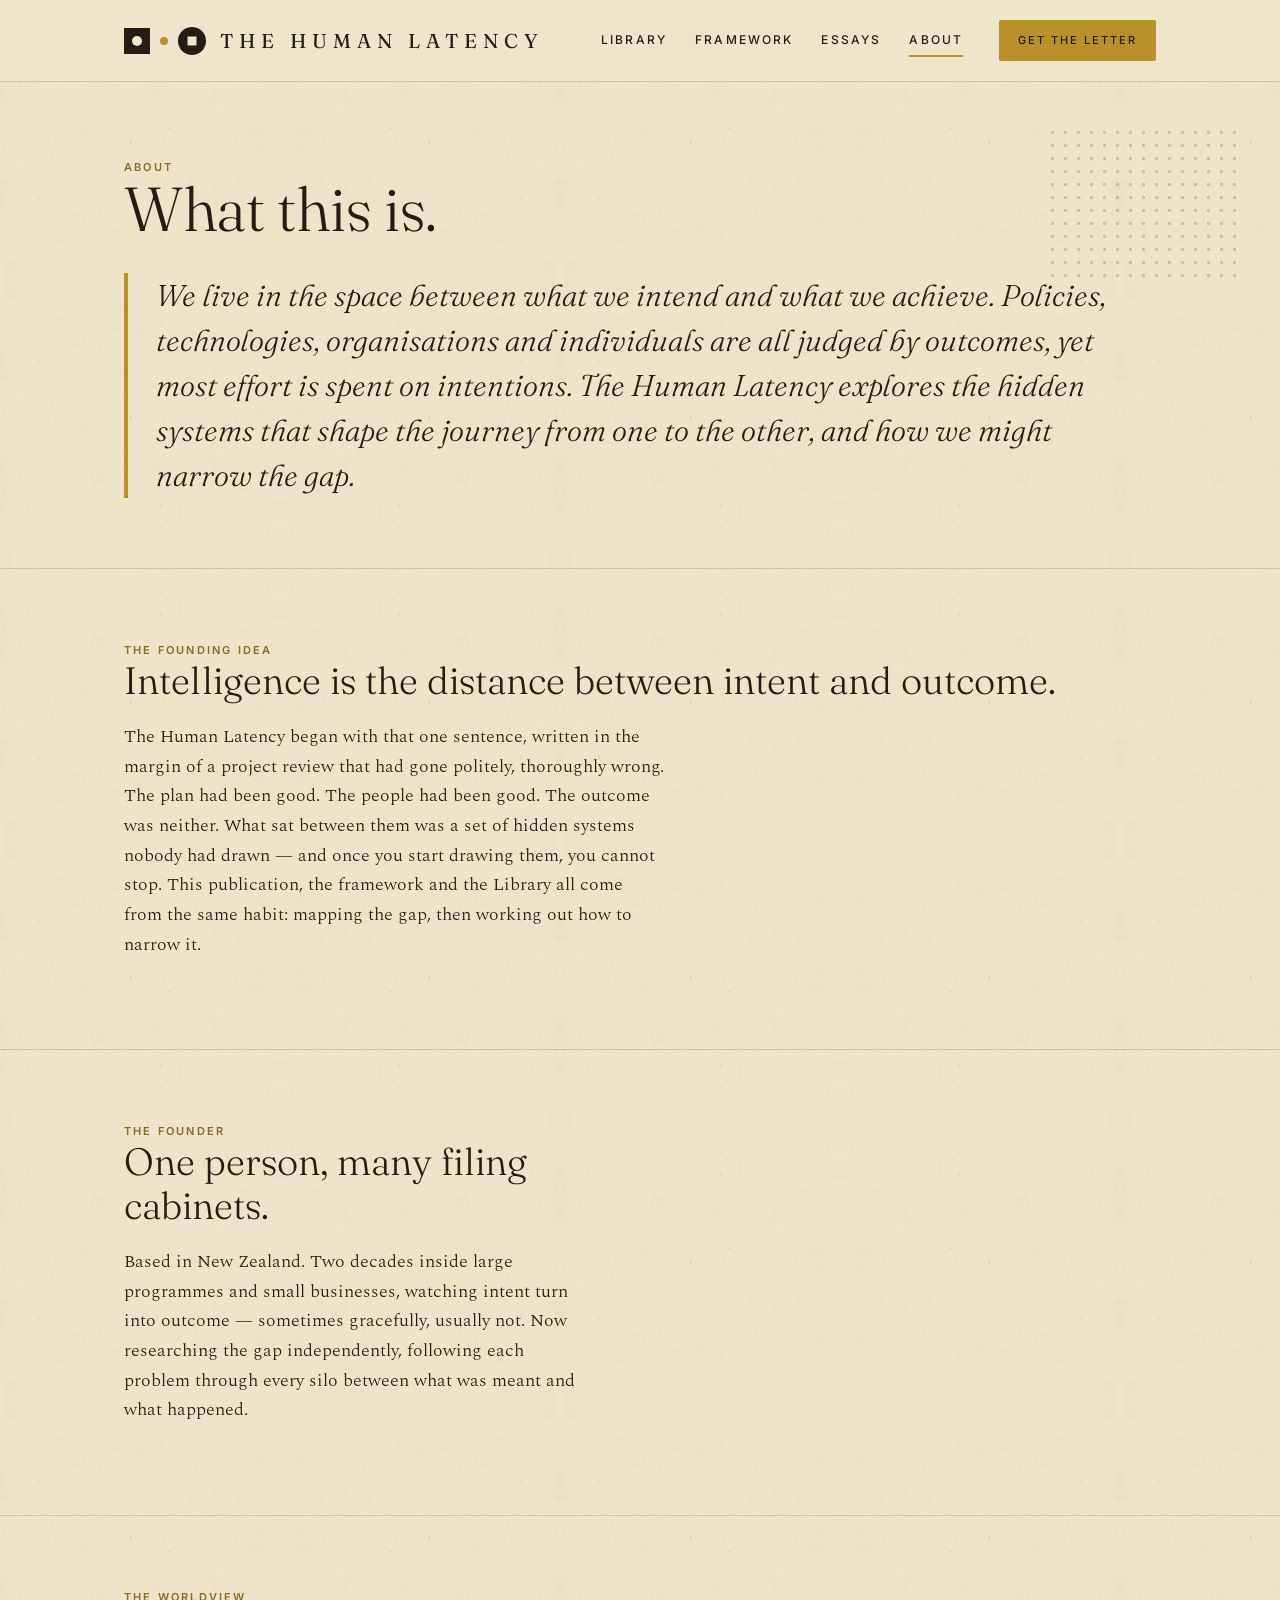
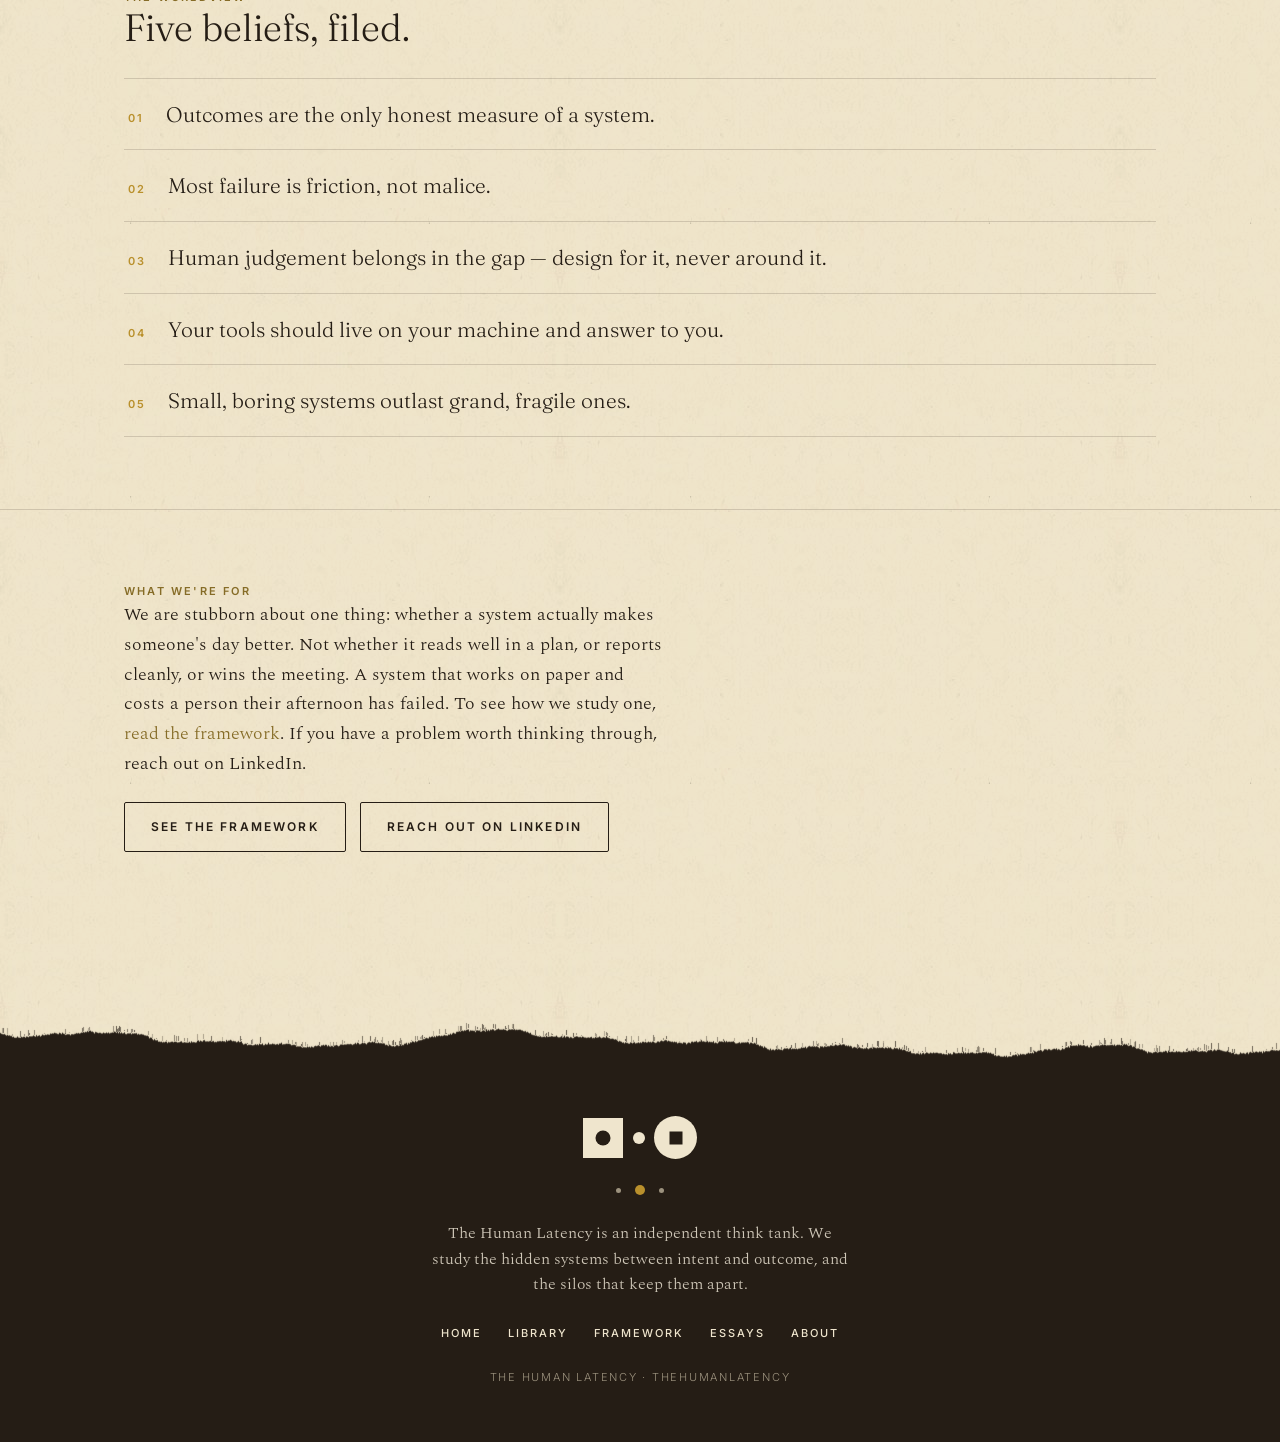
<file: about.html>
<!DOCTYPE html>
<html lang="en">
<head>
<meta charset="utf-8">
<meta name="robots" content="noindex, nofollow">
<meta name="viewport" content="width=device-width, initial-scale=1">
<title>About — The Human Latency</title>
<meta name="description" content="The Human Latency explores the hidden systems that shape the journey from intent to outcome, and how we might narrow the gap.">
<link rel="preconnect" href="https://fonts.googleapis.com">
<link rel="preconnect" href="https://fonts.gstatic.com" crossorigin>
<link href="https://fonts.googleapis.com/css2?family=Fraunces:ital,wght@0,300;0,400;1,300&family=Inter:wght@500;600&family=Spectral:wght@300&display=swap" rel="stylesheet">
<link rel="stylesheet" href="styles.css">
</head>
<body>

<header class="site-head">
  <div class="wrap">
    <a class="brand" href="index.html" aria-label="The Human Latency — home">
      <span class="mark m-sm" aria-hidden="true"><span class="sq"></span><span class="dots"><b></b></span><span class="ci"></span></span>
      <span class="wordmark">The Human Latency</span>
    </a>
    <button class="nav-toggle" aria-label="Menu" aria-expanded="false"><span></span><span></span><span></span></button>
    <nav class="site-nav" aria-label="Primary">
      <a href="vault.html">Library</a>
      <a href="work.html">Framework</a>
      <a href="essays.html">Essays</a>
      <a href="about.html" class="current" aria-current="page">About</a>
      <a class="btn small" href="index.html#letter">Get the letter</a>
    </nav>
  </div>
</header>

<main>

  <!-- Canonical paragraph -->
  <section class="page-hero">
    <div class="wrap">
      <div class="label accent">About</div>
      <h1>What this is.</h1>
      <blockquote class="pullquote">We live in the space between what we intend and what we achieve. Policies, technologies, organisations and individuals are all judged by outcomes, yet most effort is spent on intentions. The Human Latency explores the hidden systems that shape the journey from one to the other, and how we might narrow the gap.</blockquote>
    </div>
  </section>

  <!-- Founding story -->
  <section>
    <div class="wrap">
      <div class="label accent">The founding idea</div>
      <h2>Intelligence is the distance between intent and outcome.</h2>
      <p style="max-width:60ch">The Human Latency began with that one sentence, written in the margin of a project review that had gone politely, thoroughly wrong. The plan had been good. The people had been good. The outcome was neither. What sat between them was a set of hidden systems nobody had drawn — and once you start drawing them, you cannot stop. This publication, the framework and the Library all come from the same habit: mapping the gap, then working out how to narrow it.</p>
    </div>
  </section>

  <!-- Founder -->
  <section style="border-top:1px solid var(--hairline)">
    <div class="wrap">
      <div class="founder">
        <!-- Portrait slot, deliberately empty until there is a real photograph to
             put here: newsprint cutout treatment, never AI-generated. A generated
             stand-in figure would be a lie about a real person. -->
        <div>
          <div class="label accent">The founder</div>
          <h2>One person, many filing cabinets.</h2>
          <p style="max-width:52ch">Based in New Zealand. Two decades inside large programmes and small businesses, watching intent turn into outcome — sometimes gracefully, usually not. Now researching the gap independently, following each problem through every silo between what was meant and what happened.</p>
        </div>
      </div>
    </div>
  </section>

  <!-- Worldview -->
  <section style="border-top:1px solid var(--hairline)">
    <div class="wrap">
      <div class="label accent">The worldview</div>
      <h2>Five beliefs, filed.</h2>
      <ol class="beliefs">
        <li>Outcomes are the only honest measure of a system.</li>
        <li>Most failure is friction, not malice.</li>
        <li>Human judgement belongs in the gap — design for it, never around it.</li>
        <li>Your tools should live on your machine and answer to you.</li>
        <li>Small, boring systems outlast grand, fragile ones.</li>
      </ol>
    </div>
  </section>

  <!-- Proof -->
  <section style="border-top:1px solid var(--hairline)">
    <div class="wrap">
      <div class="label accent">What we're for</div>
      <p style="max-width:60ch;margin-bottom:24px">We are stubborn about one thing: whether a system actually makes someone's day better. Not whether it reads well in a plan, or reports cleanly, or wins the meeting. A system that works on paper and costs a person their afternoon has failed. To see how we study one, <a href="work.html">read the framework</a>. If you have a problem worth thinking through, reach out on LinkedIn.</p>
      <div class="cta-row">
        <a class="btn ghost" href="work.html">See the framework</a>
        <a class="btn ghost" href="https://www.linkedin.com/in/ayepaing/" rel="noopener">Reach out on LinkedIn</a>
      </div>
    </div>
  </section>

</main>

<footer class="site-foot">
  <div class="wrap">
    <div class="mark m-md" aria-hidden="true"><span class="sq"></span><span class="dots"><b></b></span><span class="ci"></span></div>
    <div class="ellipsis" aria-hidden="true"><span></span><b></b><span></span></div>
    <p class="bio">The Human Latency is an independent think tank. We study the hidden systems between intent and outcome, and the silos that keep them apart.</p>
    <nav class="foot-nav" aria-label="Footer">
      <a href="index.html">Home</a>
      <a href="vault.html">Library</a>
      <a href="work.html">Framework</a>
      <a href="essays.html">Essays</a>
      <a href="about.html">About</a>
    </nav>
    <div class="foot-sig">The Human Latency · thehumanlatency</div>
  </div>
</footer>

<div class="sticky-cta"><a class="btn" href="work.html">See the framework</a></div>

<script>
(function(){
  var t=document.querySelector('.nav-toggle'),n=document.querySelector('.site-nav');
  if(t&&n){t.addEventListener('click',function(){var o=n.classList.toggle('open');t.setAttribute('aria-expanded',o);});}
})();
</script>
</body>
</html>
</file>
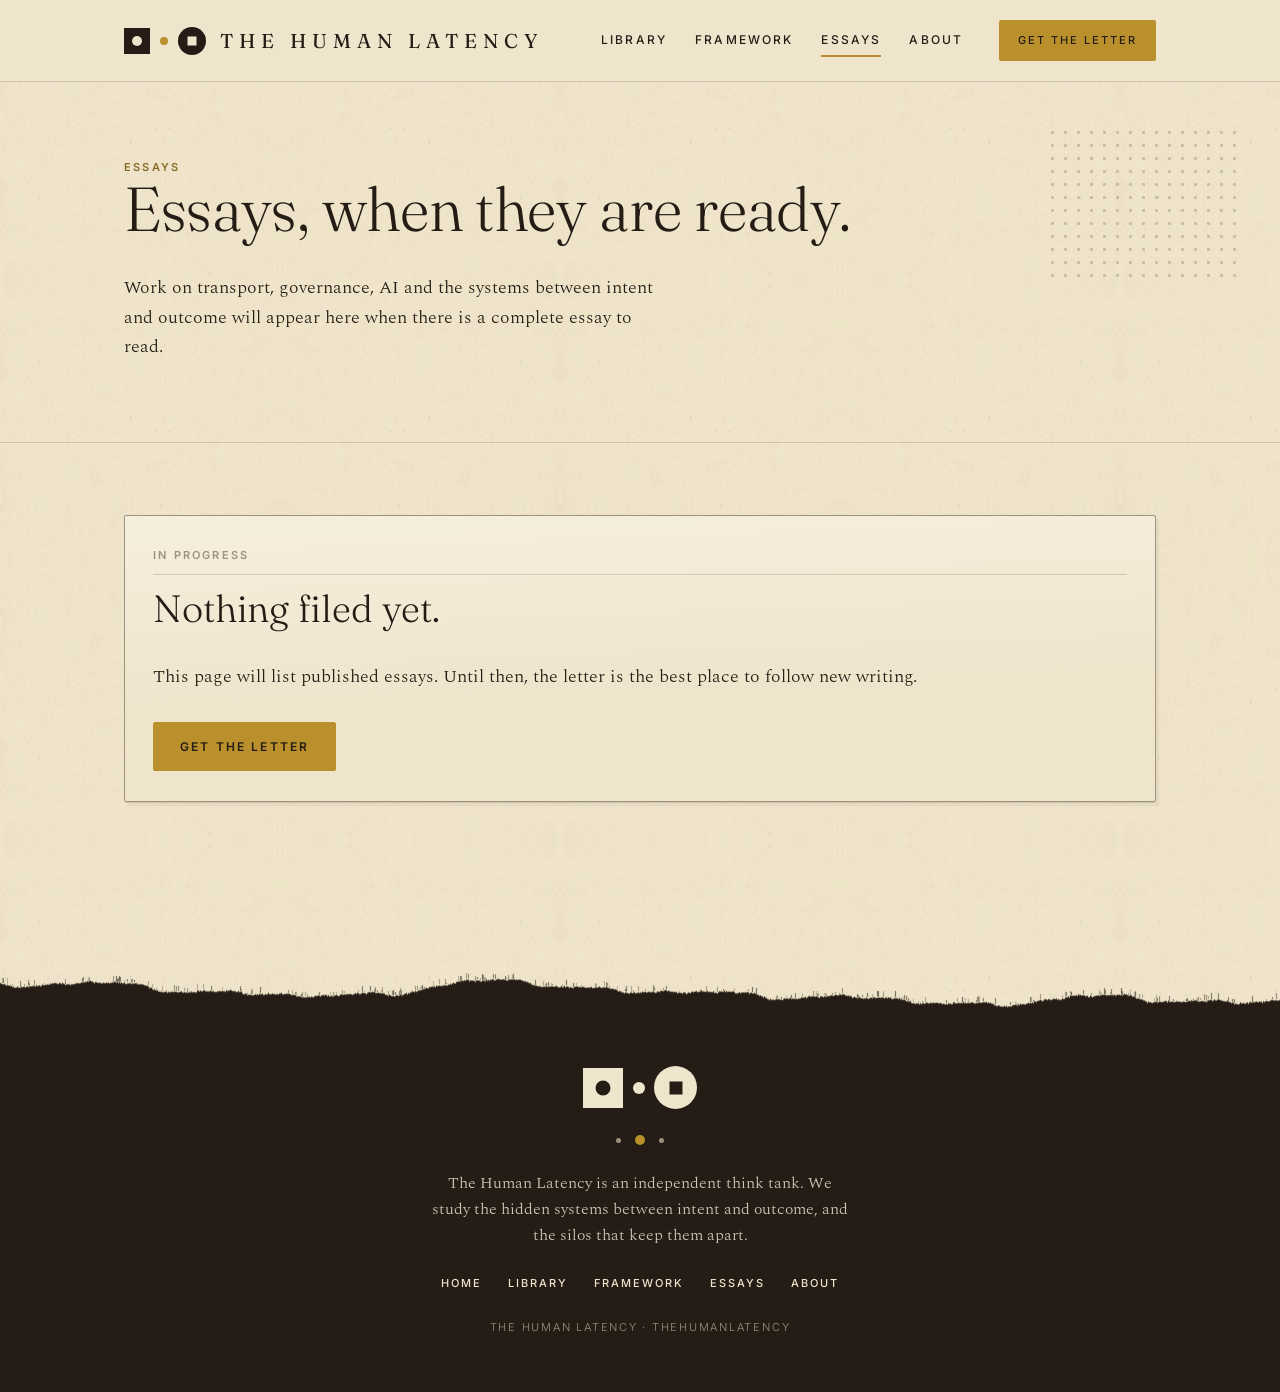
<file: essays.html>
<!DOCTYPE html>
<html lang="en">
<head>
<meta charset="utf-8">
<meta name="robots" content="noindex, nofollow">
<meta name="viewport" content="width=device-width, initial-scale=1">
<title>Essays — The Human Latency</title>
<meta name="description" content="Essays on the systems between intent and outcome will appear here when they are ready to read.">
<link rel="preconnect" href="https://fonts.googleapis.com">
<link rel="preconnect" href="https://fonts.gstatic.com" crossorigin>
<link href="https://fonts.googleapis.com/css2?family=Fraunces:ital,wght@0,300;0,400;1,300&family=Inter:wght@500;600&family=Spectral:wght@300&display=swap" rel="stylesheet">
<link rel="stylesheet" href="styles.css">
</head>
<body>

<header class="site-head">
  <div class="wrap">
    <a class="brand" href="index.html" aria-label="The Human Latency — home">
      <span class="mark m-sm" aria-hidden="true"><span class="sq"></span><span class="dots"><b></b></span><span class="ci"></span></span>
      <span class="wordmark">The Human Latency</span>
    </a>
    <button class="nav-toggle" aria-label="Menu" aria-expanded="false"><span></span><span></span><span></span></button>
    <nav class="site-nav" aria-label="Primary">
      <a href="vault.html">Library</a>
      <a href="work.html">Framework</a>
      <a href="essays.html" class="current" aria-current="page">Essays</a>
      <a href="about.html">About</a>
      <a class="btn small" href="index.html#letter">Get the letter</a>
    </nav>
  </div>
</header>

<main>

  <section class="page-hero">
    <div class="wrap">
      <div class="label accent">Essays</div>
      <h1>Essays, when they are ready.</h1>
      <p>Work on transport, governance, AI and the systems between intent and outcome will appear here when there is a complete essay to read.</p>
    </div>
  </section>

  <section>
    <div class="wrap">
      <div class="card">
        <div class="label">In progress</div>
        <h2>Nothing filed yet.</h2>
        <p>This page will list published essays. Until then, the letter is the best place to follow new writing.</p>
        <a class="btn" href="index.html#letter">Get the letter</a>
      </div>
    </div>
  </section>

</main>

<footer class="site-foot">
  <div class="wrap">
    <div class="mark m-md" aria-hidden="true"><span class="sq"></span><span class="dots"><b></b></span><span class="ci"></span></div>
    <div class="ellipsis" aria-hidden="true"><span></span><b></b><span></span></div>
    <p class="bio">The Human Latency is an independent think tank. We study the hidden systems between intent and outcome, and the silos that keep them apart.</p>
    <nav class="foot-nav" aria-label="Footer">
      <a href="index.html">Home</a>
      <a href="vault.html">Library</a>
      <a href="work.html">Framework</a>
      <a href="essays.html">Essays</a>
      <a href="about.html">About</a>
    </nav>
    <div class="foot-sig">The Human Latency · thehumanlatency</div>
  </div>
</footer>

<div class="sticky-cta"><a class="btn" href="work.html">See the framework</a></div>

<script>
(function(){
  var t=document.querySelector('.nav-toggle'),n=document.querySelector('.site-nav');
  if(t&&n){t.addEventListener('click',function(){var o=n.classList.toggle('open');t.setAttribute('aria-expanded',o);});}

})();
</script>
</body>
</html>
</file>
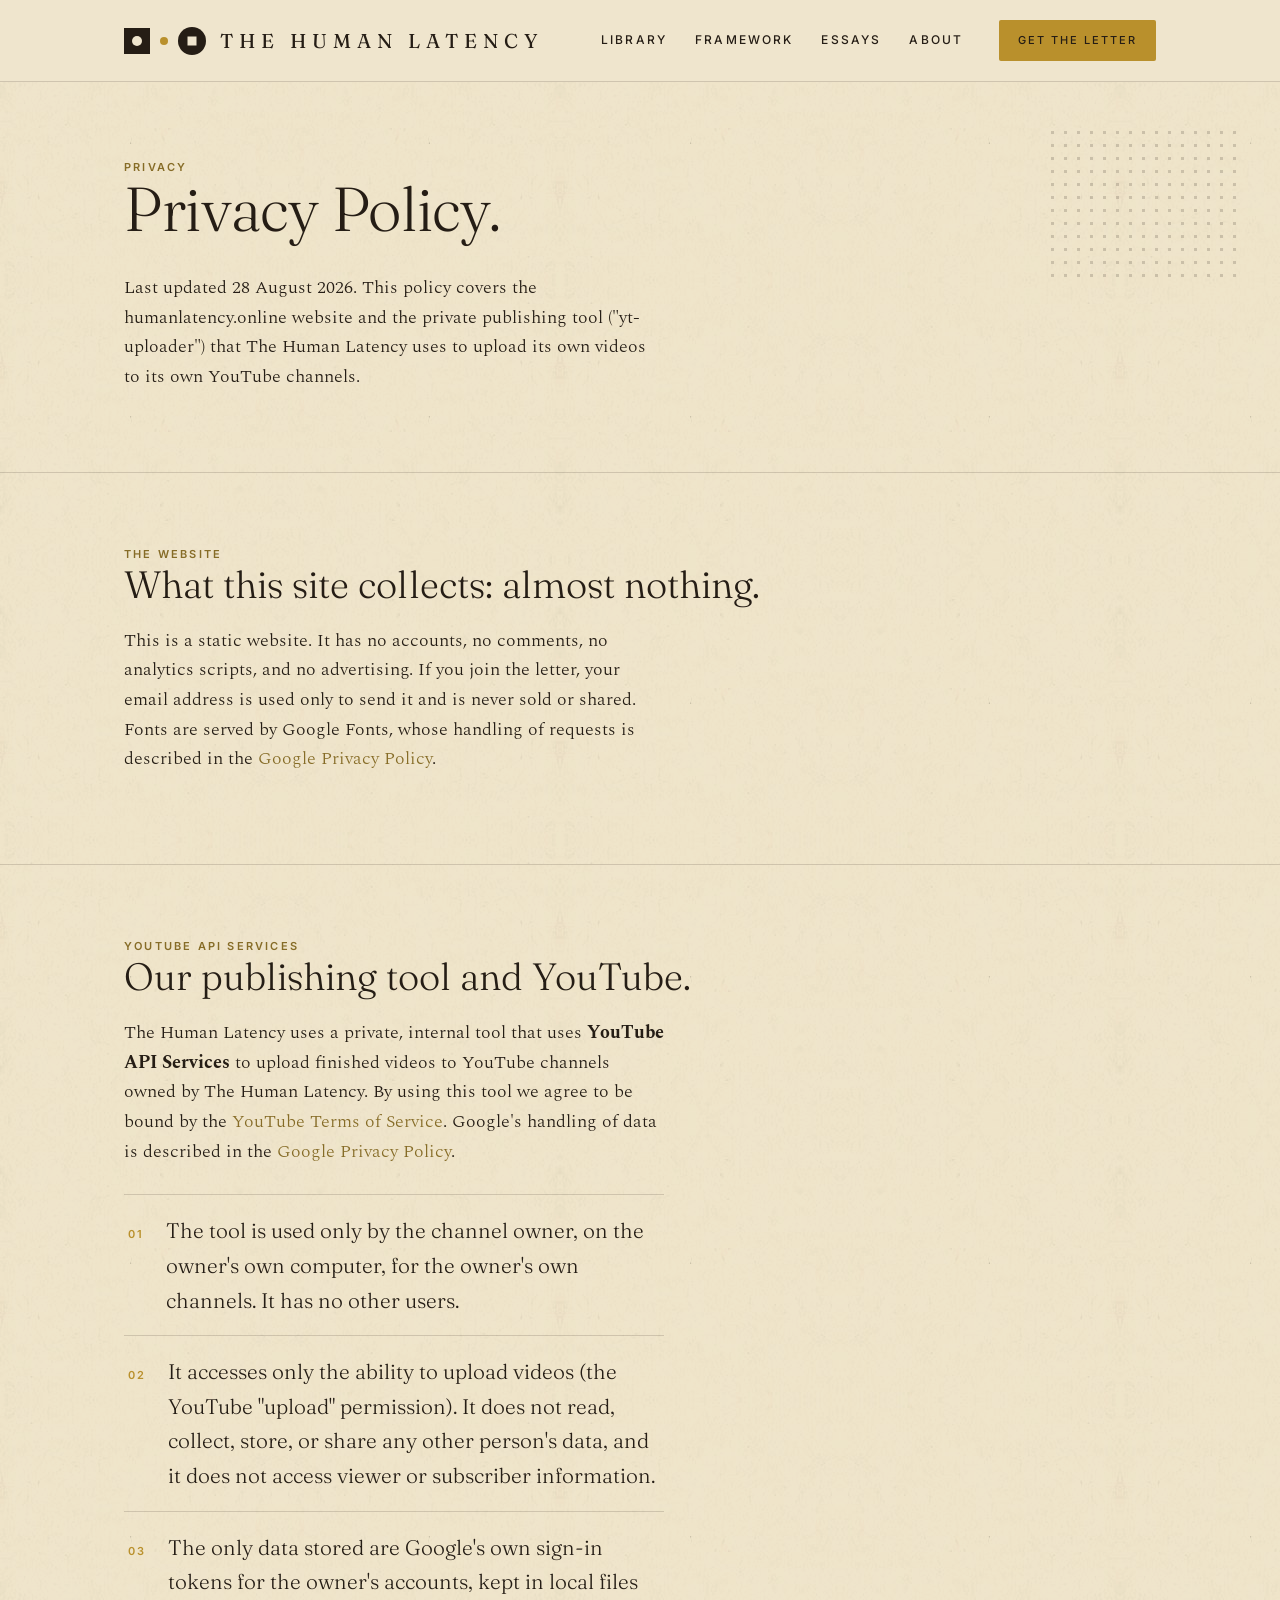
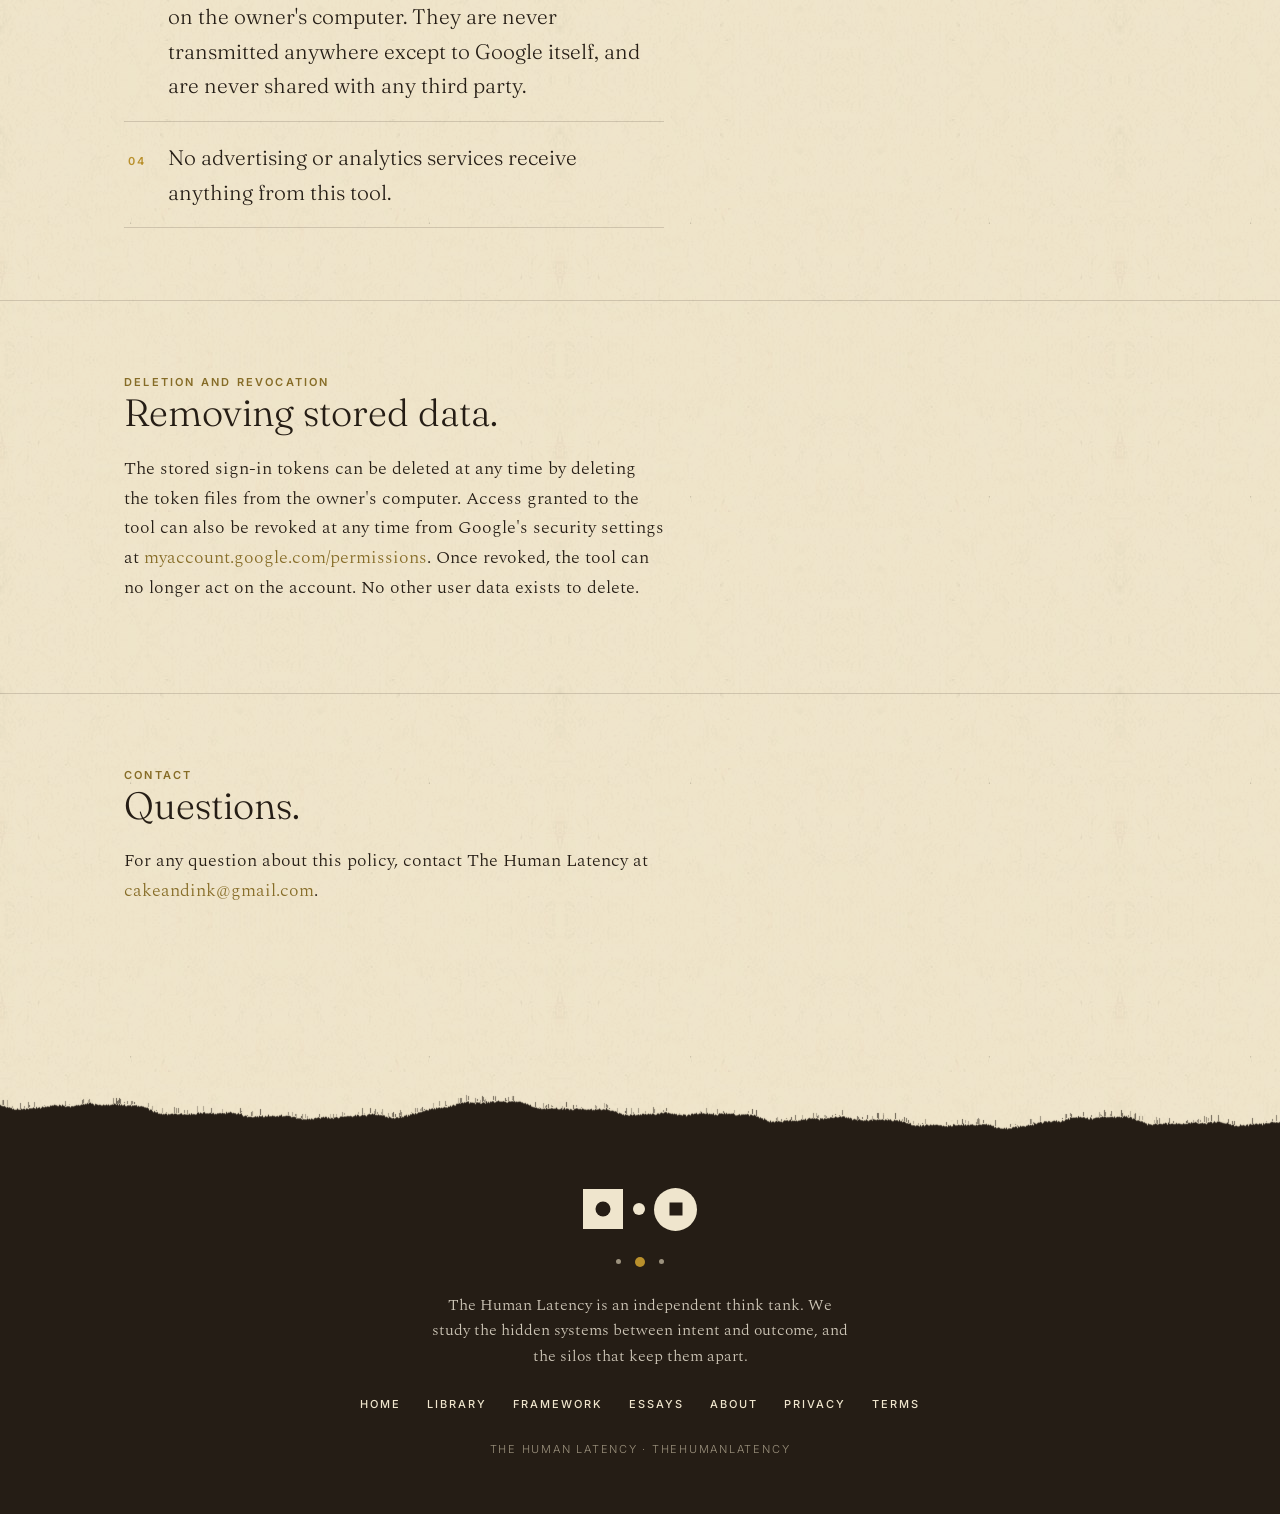
<file: privacy.html>
<!DOCTYPE html>
<html lang="en">
<head>
<meta charset="utf-8">
<meta name="robots" content="noindex, nofollow">
<meta name="viewport" content="width=device-width, initial-scale=1">
<title>Privacy Policy — The Human Latency</title>
<meta name="description" content="Privacy policy for The Human Latency website and its publishing tools.">
<link rel="preconnect" href="https://fonts.googleapis.com">
<link rel="preconnect" href="https://fonts.gstatic.com" crossorigin>
<link href="https://fonts.googleapis.com/css2?family=Fraunces:ital,wght@0,300;0,400;1,300&family=Inter:wght@500;600&family=Spectral:wght@300&display=swap" rel="stylesheet">
<link rel="stylesheet" href="styles.css">
</head>
<body>

<header class="site-head">
  <div class="wrap">
    <a class="brand" href="index.html" aria-label="The Human Latency — home">
      <span class="mark m-sm" aria-hidden="true"><span class="sq"></span><span class="dots"><b></b></span><span class="ci"></span></span>
      <span class="wordmark">The Human Latency</span>
    </a>
    <button class="nav-toggle" aria-label="Menu" aria-expanded="false"><span></span><span></span><span></span></button>
    <nav class="site-nav" aria-label="Primary">
      <a href="vault.html">Library</a>
      <a href="work.html">Framework</a>
      <a href="essays.html">Essays</a>
      <a href="about.html">About</a>
      <a class="btn small" href="index.html#letter">Get the letter</a>
    </nav>
  </div>
</header>

<main>

  <section class="page-hero">
    <div class="wrap">
      <div class="label accent">Privacy</div>
      <h1>Privacy Policy.</h1>
      <p style="max-width:60ch">Last updated 28 August 2026. This policy covers the humanlatency.online website and the private publishing tool ("yt-uploader") that The Human Latency uses to upload its own videos to its own YouTube channels.</p>
    </div>
  </section>

  <section>
    <div class="wrap">
      <div class="label accent">The website</div>
      <h2>What this site collects: almost nothing.</h2>
      <p style="max-width:60ch">This is a static website. It has no accounts, no comments, no analytics scripts, and no advertising. If you join the letter, your email address is used only to send it and is never sold or shared. Fonts are served by Google Fonts, whose handling of requests is described in the <a href="https://policies.google.com/privacy" rel="noopener">Google Privacy Policy</a>.</p>
    </div>
  </section>

  <section style="border-top:1px solid var(--hairline)">
    <div class="wrap">
      <div class="label accent">YouTube API Services</div>
      <h2>Our publishing tool and YouTube.</h2>
      <p style="max-width:60ch">The Human Latency uses a private, internal tool that uses <b>YouTube API Services</b> to upload finished videos to YouTube channels owned by The Human Latency. By using this tool we agree to be bound by the <a href="https://www.youtube.com/t/terms" rel="noopener">YouTube Terms of Service</a>. Google's handling of data is described in the <a href="https://policies.google.com/privacy" rel="noopener">Google Privacy Policy</a>.</p>
      <ul class="beliefs" style="max-width:60ch">
        <li>The tool is used only by the channel owner, on the owner's own computer, for the owner's own channels. It has no other users.</li>
        <li>It accesses only the ability to upload videos (the YouTube "upload" permission). It does not read, collect, store, or share any other person's data, and it does not access viewer or subscriber information.</li>
        <li>The only data stored are Google's own sign-in tokens for the owner's accounts, kept in local files on the owner's computer. They are never transmitted anywhere except to Google itself, and are never shared with any third party.</li>
        <li>No advertising or analytics services receive anything from this tool.</li>
      </ul>
    </div>
  </section>

  <section style="border-top:1px solid var(--hairline)">
    <div class="wrap">
      <div class="label accent">Deletion and revocation</div>
      <h2>Removing stored data.</h2>
      <p style="max-width:60ch">The stored sign-in tokens can be deleted at any time by deleting the token files from the owner's computer. Access granted to the tool can also be revoked at any time from Google's security settings at <a href="https://myaccount.google.com/permissions" rel="noopener">myaccount.google.com/permissions</a>. Once revoked, the tool can no longer act on the account. No other user data exists to delete.</p>
    </div>
  </section>

  <section style="border-top:1px solid var(--hairline)">
    <div class="wrap">
      <div class="label accent">Contact</div>
      <h2>Questions.</h2>
      <p style="max-width:60ch">For any question about this policy, contact The Human Latency at <a href="mailto:cakeandink@gmail.com">cakeandink@gmail.com</a>.</p>
    </div>
  </section>

</main>

<footer class="site-foot">
  <div class="wrap">
    <div class="mark m-md" aria-hidden="true"><span class="sq"></span><span class="dots"><b></b></span><span class="ci"></span></div>
    <div class="ellipsis" aria-hidden="true"><span></span><b></b><span></span></div>
    <p class="bio">The Human Latency is an independent think tank. We study the hidden systems between intent and outcome, and the silos that keep them apart.</p>
    <nav class="foot-nav" aria-label="Footer">
      <a href="index.html">Home</a>
      <a href="vault.html">Library</a>
      <a href="work.html">Framework</a>
      <a href="essays.html">Essays</a>
      <a href="about.html">About</a>
      <a href="privacy.html">Privacy</a>
      <a href="terms.html">Terms</a>
    </nav>
    <div class="foot-sig">The Human Latency · thehumanlatency</div>
  </div>
</footer>

<script>
(function(){
  var t=document.querySelector('.nav-toggle'),n=document.querySelector('.site-nav');
  if(t&&n){t.addEventListener('click',function(){var o=n.classList.toggle('open');t.setAttribute('aria-expanded',o);});}
})();
</script>
</body>
</html>
</file>
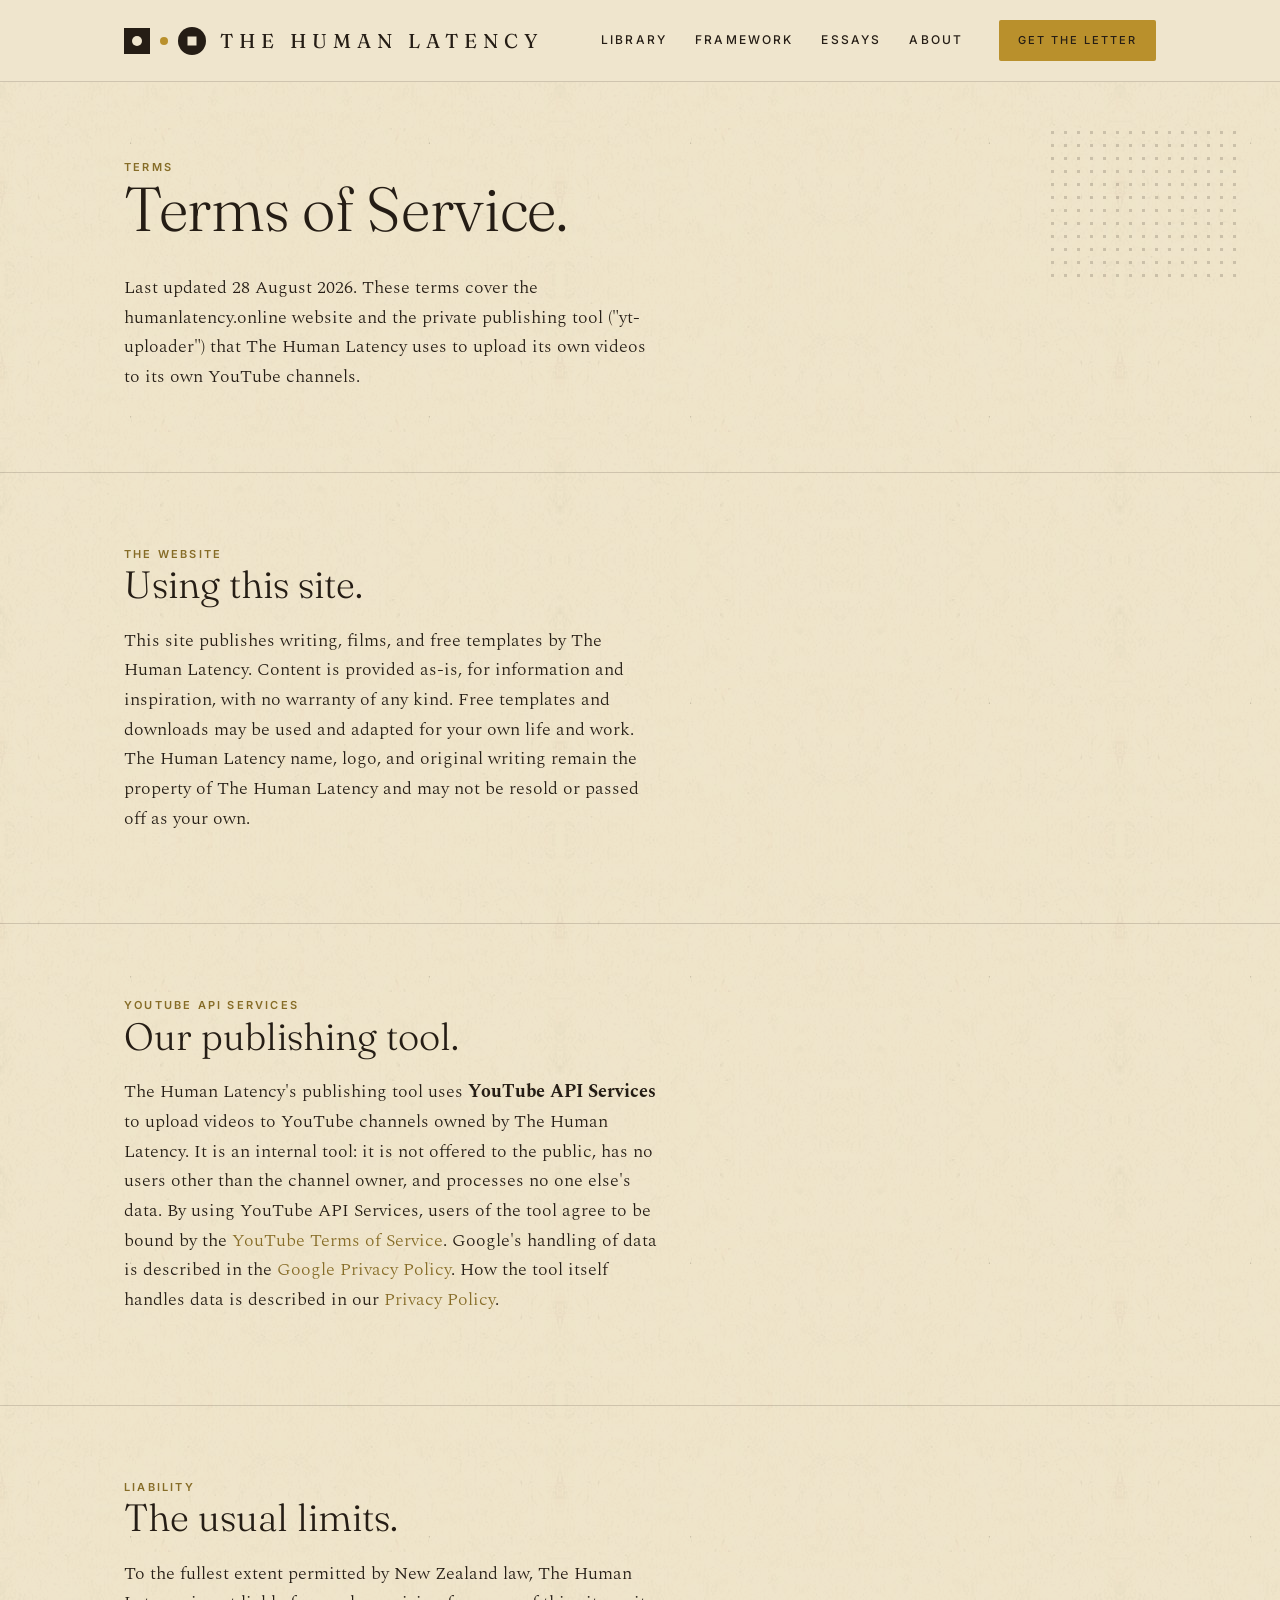
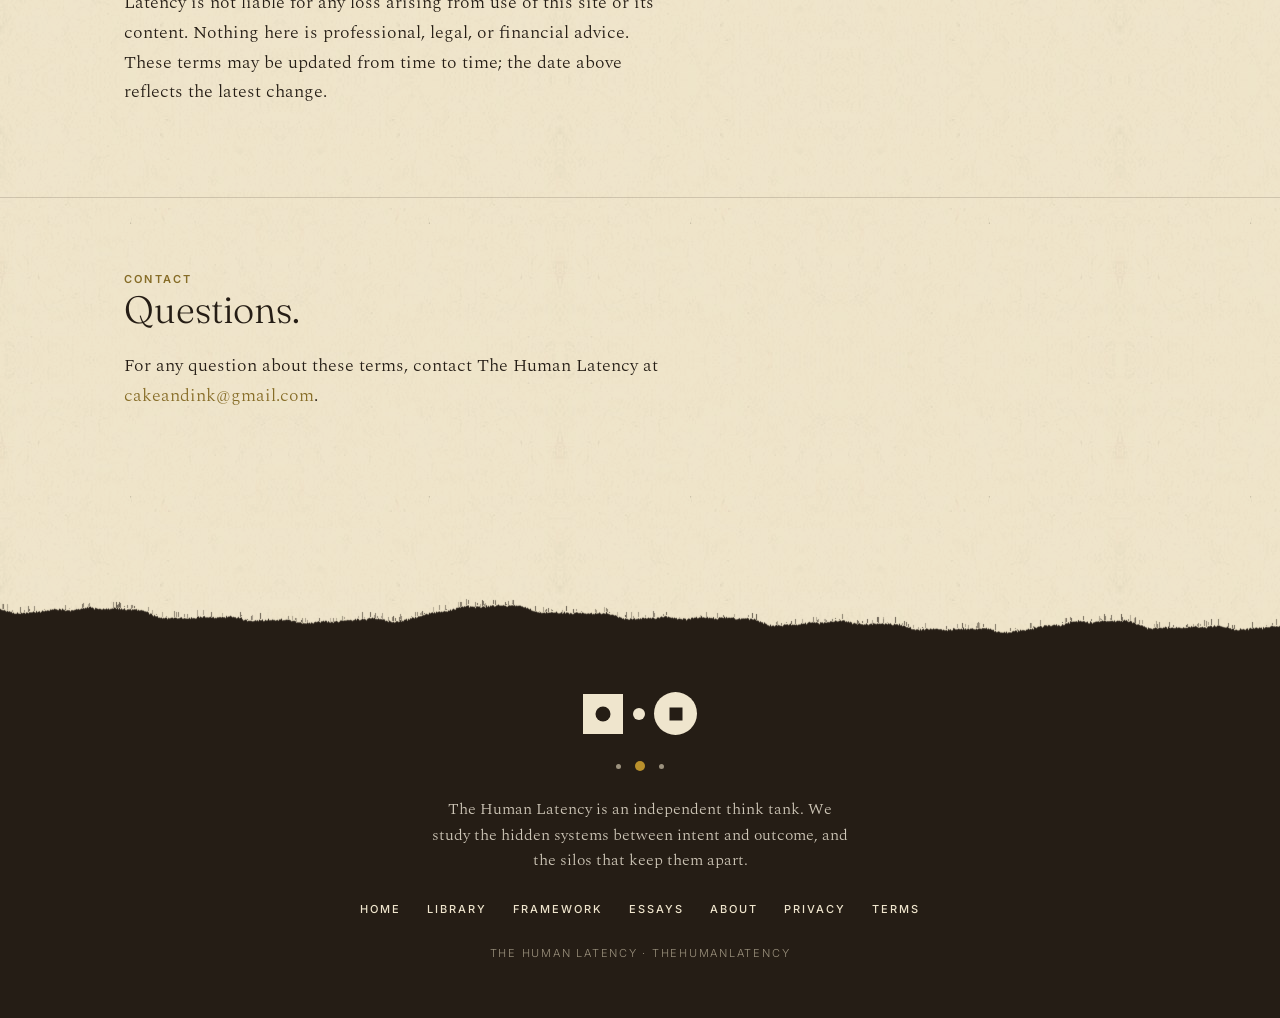
<file: terms.html>
<!DOCTYPE html>
<html lang="en">
<head>
<meta charset="utf-8">
<meta name="robots" content="noindex, nofollow">
<meta name="viewport" content="width=device-width, initial-scale=1">
<title>Terms of Service — The Human Latency</title>
<meta name="description" content="Terms of service for The Human Latency website and its publishing tools.">
<link rel="preconnect" href="https://fonts.googleapis.com">
<link rel="preconnect" href="https://fonts.gstatic.com" crossorigin>
<link href="https://fonts.googleapis.com/css2?family=Fraunces:ital,wght@0,300;0,400;1,300&family=Inter:wght@500;600&family=Spectral:wght@300&display=swap" rel="stylesheet">
<link rel="stylesheet" href="styles.css">
</head>
<body>

<header class="site-head">
  <div class="wrap">
    <a class="brand" href="index.html" aria-label="The Human Latency — home">
      <span class="mark m-sm" aria-hidden="true"><span class="sq"></span><span class="dots"><b></b></span><span class="ci"></span></span>
      <span class="wordmark">The Human Latency</span>
    </a>
    <button class="nav-toggle" aria-label="Menu" aria-expanded="false"><span></span><span></span><span></span></button>
    <nav class="site-nav" aria-label="Primary">
      <a href="vault.html">Library</a>
      <a href="work.html">Framework</a>
      <a href="essays.html">Essays</a>
      <a href="about.html">About</a>
      <a class="btn small" href="index.html#letter">Get the letter</a>
    </nav>
  </div>
</header>

<main>

  <section class="page-hero">
    <div class="wrap">
      <div class="label accent">Terms</div>
      <h1>Terms of Service.</h1>
      <p style="max-width:60ch">Last updated 28 August 2026. These terms cover the humanlatency.online website and the private publishing tool ("yt-uploader") that The Human Latency uses to upload its own videos to its own YouTube channels.</p>
    </div>
  </section>

  <section>
    <div class="wrap">
      <div class="label accent">The website</div>
      <h2>Using this site.</h2>
      <p style="max-width:60ch">This site publishes writing, films, and free templates by The Human Latency. Content is provided as-is, for information and inspiration, with no warranty of any kind. Free templates and downloads may be used and adapted for your own life and work. The Human Latency name, logo, and original writing remain the property of The Human Latency and may not be resold or passed off as your own.</p>
    </div>
  </section>

  <section style="border-top:1px solid var(--hairline)">
    <div class="wrap">
      <div class="label accent">YouTube API Services</div>
      <h2>Our publishing tool.</h2>
      <p style="max-width:60ch">The Human Latency's publishing tool uses <b>YouTube API Services</b> to upload videos to YouTube channels owned by The Human Latency. It is an internal tool: it is not offered to the public, has no users other than the channel owner, and processes no one else's data. By using YouTube API Services, users of the tool agree to be bound by the <a href="https://www.youtube.com/t/terms" rel="noopener">YouTube Terms of Service</a>. Google's handling of data is described in the <a href="https://policies.google.com/privacy" rel="noopener">Google Privacy Policy</a>. How the tool itself handles data is described in our <a href="privacy.html">Privacy Policy</a>.</p>
    </div>
  </section>

  <section style="border-top:1px solid var(--hairline)">
    <div class="wrap">
      <div class="label accent">Liability</div>
      <h2>The usual limits.</h2>
      <p style="max-width:60ch">To the fullest extent permitted by New Zealand law, The Human Latency is not liable for any loss arising from use of this site or its content. Nothing here is professional, legal, or financial advice. These terms may be updated from time to time; the date above reflects the latest change.</p>
    </div>
  </section>

  <section style="border-top:1px solid var(--hairline)">
    <div class="wrap">
      <div class="label accent">Contact</div>
      <h2>Questions.</h2>
      <p style="max-width:60ch">For any question about these terms, contact The Human Latency at <a href="mailto:cakeandink@gmail.com">cakeandink@gmail.com</a>.</p>
    </div>
  </section>

</main>

<footer class="site-foot">
  <div class="wrap">
    <div class="mark m-md" aria-hidden="true"><span class="sq"></span><span class="dots"><b></b></span><span class="ci"></span></div>
    <div class="ellipsis" aria-hidden="true"><span></span><b></b><span></span></div>
    <p class="bio">The Human Latency is an independent think tank. We study the hidden systems between intent and outcome, and the silos that keep them apart.</p>
    <nav class="foot-nav" aria-label="Footer">
      <a href="index.html">Home</a>
      <a href="vault.html">Library</a>
      <a href="work.html">Framework</a>
      <a href="essays.html">Essays</a>
      <a href="about.html">About</a>
      <a href="privacy.html">Privacy</a>
      <a href="terms.html">Terms</a>
    </nav>
    <div class="foot-sig">The Human Latency · thehumanlatency</div>
  </div>
</footer>

<script>
(function(){
  var t=document.querySelector('.nav-toggle'),n=document.querySelector('.site-nav');
  if(t&&n){t.addEventListener('click',function(){var o=n.classList.toggle('open');t.setAttribute('aria-expanded',o);});}
})();
</script>
</body>
</html>
</file>
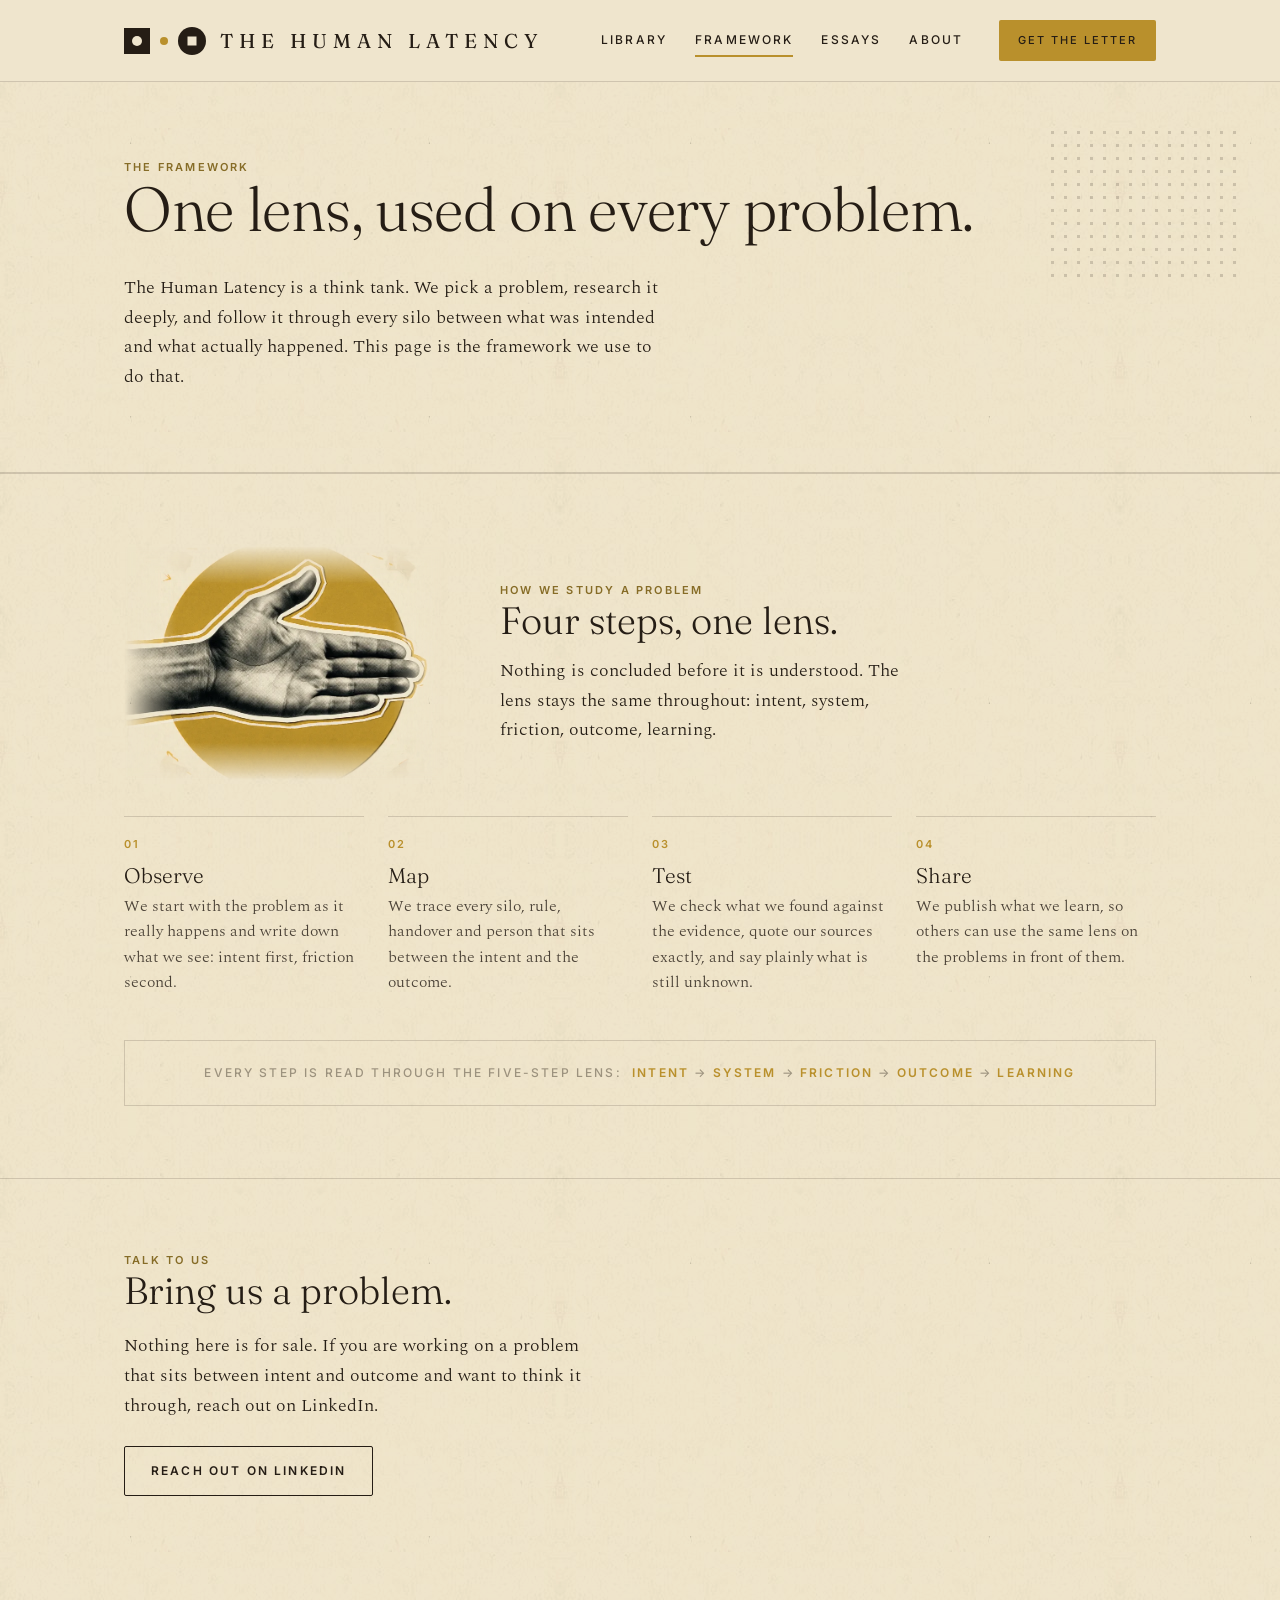
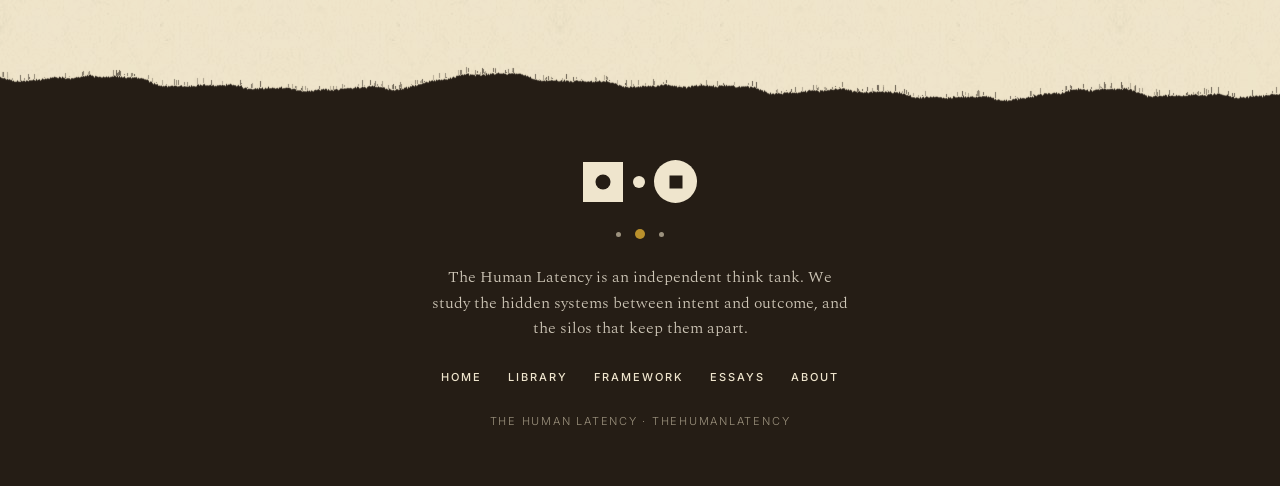
<file: work.html>
<!DOCTYPE html>
<html lang="en">
<head>
<meta charset="utf-8">
<meta name="robots" content="noindex, nofollow">
<meta name="viewport" content="width=device-width, initial-scale=1">
<title>The framework — The Human Latency</title>
<meta name="description" content="The framework The Human Latency uses to study a problem: one lens, intent to system to friction to outcome to learning.">
<link rel="preconnect" href="https://fonts.googleapis.com">
<link rel="preconnect" href="https://fonts.gstatic.com" crossorigin>
<link href="https://fonts.googleapis.com/css2?family=Fraunces:ital,wght@0,300;0,400;1,300&family=Inter:wght@500;600&family=Spectral:wght@300&display=swap" rel="stylesheet">
<link rel="stylesheet" href="styles.css">
</head>
<body>

<header class="site-head">
  <div class="wrap">
    <a class="brand" href="index.html" aria-label="The Human Latency — home">
      <span class="mark m-sm" aria-hidden="true"><span class="sq"></span><span class="dots"><b></b></span><span class="ci"></span></span>
      <span class="wordmark">The Human Latency</span>
    </a>
    <button class="nav-toggle" aria-label="Menu" aria-expanded="false"><span></span><span></span><span></span></button>
    <nav class="site-nav" aria-label="Primary">
      <a href="vault.html">Library</a>
      <a href="work.html" class="current" aria-current="page">Framework</a>
      <a href="essays.html">Essays</a>
      <a href="about.html">About</a>
      <a class="btn small" href="index.html#letter">Get the letter</a>
    </nav>
  </div>
</header>

<main>

  <!-- Intro -->
  <section class="page-hero">
    <div class="wrap">
      <div class="label accent">The framework</div>
      <h1>One lens, used on every problem.</h1>
      <p>The Human Latency is a think tank. We pick a problem, research it deeply, and follow it through every silo between what was intended and what actually happened. This page is the framework we use to do that.</p>
    </div>
  </section>

  <!-- How we study a problem -->
  <section style="border-top:1px solid var(--hairline)">
    <div class="wrap">
      <div class="art-row flip" style="margin-bottom:8px">
        <figure class="art-fig">
          <img class="art" src="media/art-hand.webp" alt="" width="760" height="557" loading="lazy">
        </figure>
        <div>
          <div class="label accent">How we study a problem</div>
          <h2 style="margin-bottom:.35em">Four steps, one lens.</h2>
          <p style="max-width:48ch;margin:0">Nothing is concluded before it is understood. The lens stays the same throughout: intent, system, friction, outcome, learning.</p>
        </div>
      </div>
      <div class="steps">
        <div>
          <h3>Observe</h3>
          <p>We start with the problem as it really happens and write down what we see: intent first, friction second.</p>
        </div>
        <div>
          <h3>Map</h3>
          <p>We trace every silo, rule, handover and person that sits between the intent and the outcome.</p>
        </div>
        <div>
          <h3>Test</h3>
          <p>We check what we found against the evidence, quote our sources exactly, and say plainly what is still unknown.</p>
        </div>
        <div>
          <h3>Share</h3>
          <p>We publish what we learn, so others can use the same lens on the problems in front of them.</p>
        </div>
      </div>
      <div class="lens">
        Every step is read through the five-step lens:&nbsp;
        <b>Intent</b> → <b>System</b> → <b>Friction</b> → <b>Outcome</b> → <b>Learning</b>
      </div>
    </div>
  </section>

  <!-- Talk to us -->
  <section style="border-top:1px solid var(--hairline)">
    <div class="wrap">
      <div class="label accent">Talk to us</div>
      <h2>Bring us a problem.</h2>
      <p style="max-width:52ch">Nothing here is for sale. If you are working on a problem that sits between intent and outcome and want to think it through, reach out on LinkedIn.</p>
      <div class="cta-row" style="margin-top:26px">
        <a class="btn ghost" href="https://www.linkedin.com/in/ayepaing/" rel="noopener">Reach out on LinkedIn</a>
      </div>
    </div>
  </section>

</main>

<footer class="site-foot">
  <div class="wrap">
    <div class="mark m-md" aria-hidden="true"><span class="sq"></span><span class="dots"><b></b></span><span class="ci"></span></div>
    <div class="ellipsis" aria-hidden="true"><span></span><b></b><span></span></div>
    <p class="bio">The Human Latency is an independent think tank. We study the hidden systems between intent and outcome, and the silos that keep them apart.</p>
    <nav class="foot-nav" aria-label="Footer">
      <a href="index.html">Home</a>
      <a href="vault.html">Library</a>
      <a href="work.html">Framework</a>
      <a href="essays.html">Essays</a>
      <a href="about.html">About</a>
    </nav>
    <div class="foot-sig">The Human Latency · thehumanlatency</div>
  </div>
</footer>

<div class="sticky-cta"><a class="btn" href="index.html#letter">Get the letter</a></div>

<script>
(function(){
  var t=document.querySelector('.nav-toggle'),n=document.querySelector('.site-nav');
  if(t&&n){t.addEventListener('click',function(){var o=n.classList.toggle('open');t.setAttribute('aria-expanded',o);});}
})();
</script>
</body>
</html>
</file>
<file: styles.css>
/* ============================================================
   THE HUMAN LATENCY — Edition 2.0 shared stylesheet
   Warm paper. Calm, editorial, archival, fast.
   Palette (settled 2026-09-08): paper / ink / ONE gold pin. Bands are ink,
   never a flood of accent. The gold pin is the human and is ONE object per
   view; flat gold at text size, deep gold for text links. Burnt orange is
   retired. Source: My Life Vault/15-Branding/The Human Latency/brand.json
   ============================================================ */

:root{
  --cream:#EFE5CD;          /* Paper */
  --card:#F6EFDD;
  --accent:#B9902C;         /* the gold pin, shapes and fills */
  --accent-deep:#866C27;    /* deep gold, for text on paper (contrast) */
  --seam:#4A4136;
  --people:#E0D6A4;         /* People desk wash, band only */
  --enterprise:#24405E;     /* Enterprise desk, band only */
  /* the grain, reusable — any coloured surface should carry it too, or it
     reads as flat plastic sitting on top of textured paper */
  --grain:url("media/paper.jpg");
  --ink:#251D15;
  --gold:var(--accent);
  --grey:#9C927E;           /* Latency Grey */
  --hairline:rgba(37,29,21,.16);
  --serif-display:"Fraunces",Georgia,"Times New Roman",serif;
  --serif-body:"Spectral",Georgia,"Times New Roman",serif;
  --sans:"Inter",system-ui,-apple-system,Arial,sans-serif;
}

*,*::before,*::after{box-sizing:border-box;margin:0;padding:0}
html{scroll-behavior:smooth}
[hidden]{display:none!important}
body{
  /* real paper, lifted from the collage plates the films were built from.
     the tile is normalised to white so it multiplies the brand cream
     rather than replacing it — the colour stays exact, the grain is added. */
  background-color:var(--cream);
  background-image:url("media/paper.jpg");
  background-size:560px 560px;
  background-blend-mode:multiply;
  color:var(--ink);
  font-family:var(--serif-body);
  font-weight:300;
  font-size:18px;
  line-height:1.65;
  -webkit-font-smoothing:antialiased;
}
img{max-width:100%}
a{color:var(--accent-deep);text-decoration:none}
a:hover{color:var(--ink)}
p{margin:0 0 1em}
ul,ol{margin:0 0 1em 1.2em}
h1,h2,h3{font-family:var(--serif-display);font-weight:300;line-height:1.15;margin:0 0 .5em}
h1{font-size:clamp(38px,5.6vw,62px);line-height:1.06;letter-spacing:-.005em}
h2{font-size:clamp(27px,3.6vw,38px)}
h3{font-size:22px}
.tagline{font-family:var(--serif-display);font-style:italic;font-weight:300;color:var(--grey);letter-spacing:.04em}
/* the headline turns gold where the sentence turns — intent in ink,
   consequence in deep gold. one sentence, two temperatures. */
.turn{color:var(--accent-deep)}

/* halftone dot field — the printed-matter texture from the brand plates */
.dots-field{
  position:absolute;pointer-events:none;
  background-image:radial-gradient(var(--ink) 1.6px,transparent 1.6px);
  background-size:13px 13px;opacity:.18;
}

/* rule · gold dot · rule — the section divider from the brand mockup */
.rule-dot{display:flex;align-items:center;justify-content:center;gap:16px;margin:0 0 20px}
.rule-dot::before,.rule-dot::after{content:"";height:1px;width:74px;background:var(--hairline)}
.rule-dot i{width:7px;height:7px;border-radius:50%;background:var(--gold)}
.centred{text-align:center}
.centred p{margin-left:auto;margin-right:auto}

.wrap{max-width:1080px;margin:0 auto;padding:0 24px}
section{padding:72px 0}

/* ---------- utility label / small caps ---------- */
.label{
  font-family:var(--sans);font-weight:600;font-size:11px;
  letter-spacing:.2em;text-transform:uppercase;color:var(--grey);
}
.label.accent{color:var(--accent-deep)}
.meta{font-family:var(--sans);font-weight:500;font-size:11px;letter-spacing:.16em;text-transform:uppercase;color:var(--grey)}

/* ---------- buttons ---------- */
.btn{
  display:inline-block;cursor:pointer;
  font-family:var(--sans);font-weight:600;font-size:12px;
  letter-spacing:.18em;text-transform:uppercase;
  background:var(--accent);color:var(--ink);
  border:1px solid var(--accent);
  padding:14px 26px;border-radius:2px;
  transition:background .15s ease,border-color .15s ease,color .15s ease;
}
.btn:hover{background:var(--accent-deep);border-color:var(--accent-deep);color:var(--cream)}
.btn.ghost{background:transparent;color:var(--ink);border:1px solid var(--ink)}
.btn.ghost:hover{color:var(--accent-deep);border-color:var(--accent-deep);background:transparent}
.btn.small{padding:10px 18px;font-size:11px}
.btn.inverse{background:var(--ink);border-color:var(--ink);color:var(--cream)}
.btn.inverse:hover{background:var(--seam);border-color:var(--seam)}
/* Not-yet-live actions. A button that 404s costs more trust than one that
   admits it isn't ready — these stay until the real Stripe/Cal/GitHub links
   exist, then become ordinary <a class="btn"> again. */
.btn.pending{
  background:transparent;color:var(--grey);border:1px dashed var(--grey);
  cursor:default;
}
.btn.pending:hover{background:transparent;color:var(--grey);border-color:var(--grey)}

/* ============================================================
   THE MARK — square (intent) · gold dot (latency) · circle (outcome)
   Ink shapes on cream; holes punch through to the background.
   ============================================================ */
.mark{display:flex;align-items:center;--shape:var(--ink);--hole:var(--cream);--dot:var(--gold)}
.mark .sq,.mark .ci{position:relative;background:var(--shape)}
.mark .ci{border-radius:50%}
.mark .sq::after,.mark .ci::after{
  content:"";position:absolute;top:50%;left:50%;
  transform:translate(-50%,-50%);background:var(--hole);
}
.mark .sq::after{border-radius:50%}   /* square carries a circular hole */
                                      /* circle carries a square hole  */
.mark .dots{display:flex;align-items:center;padding:0 .55em}
.mark .dots b{background:var(--dot);border-radius:50%}
/* small — header */
.mark.m-sm .sq{width:26px;height:26px}
.mark.m-sm .ci{width:28px;height:28px}
.mark.m-sm .sq::after{width:10px;height:10px}
.mark.m-sm .ci::after{width:9px;height:9px}
.mark.m-sm .dots b{width:8px;height:8px}
/* medium — footer / feature */
.mark.m-md .sq{width:40px;height:40px}
.mark.m-md .ci{width:43px;height:43px}
.mark.m-md .sq::after{width:15px;height:15px}
.mark.m-md .ci::after{width:13px;height:13px}
.mark.m-md .dots b{width:12px;height:12px}

.wordmark{
  font-family:var(--serif-display);font-weight:400;font-size:20px;
  letter-spacing:.3em;text-transform:uppercase;color:var(--ink);white-space:nowrap;
}

/* ============================================================
   HEADER
   ============================================================ */
.site-head{border-bottom:1px solid var(--hairline);background:var(--cream)}
.site-head .wrap{
  display:flex;align-items:center;gap:20px;
  padding-top:20px;padding-bottom:20px;
}
.brand{display:flex;align-items:center;gap:14px;color:var(--ink)}
.brand:hover{color:var(--ink)}
.site-nav{margin-left:auto;display:flex;align-items:center;gap:28px}
.site-nav a{
  font-family:var(--sans);font-weight:500;font-size:12px;
  letter-spacing:.18em;text-transform:uppercase;color:var(--ink);
  padding:6px 0;border-bottom:2px solid transparent;
}
.site-nav a:hover{color:var(--accent-deep)}
.site-nav a.current{color:var(--ink);border-bottom-color:var(--accent)}
.site-nav .btn{margin-left:8px}
.nav-toggle{
  display:none;margin-left:auto;background:none;border:1px solid var(--hairline);
  border-radius:2px;padding:10px 12px;cursor:pointer;
}
.nav-toggle span{display:block;width:20px;height:2px;background:var(--ink);margin:4px 0}

/* ============================================================
   HERO — ink circle (the outcome shape) behind the film, type on paper
   ============================================================ */
/* The hero carries no box. Type sits directly on the paper — the boxed
   hero card was the single thing making this read as a template. */
.hero{position:relative;overflow:hidden;padding:100px 0 112px}
.hero .wrap{
  position:relative;display:grid;gap:64px;align-items:center;
  grid-template-columns:minmax(0,1fr) 300px;
}
.hero-card{position:relative}
.hero-card .eyebrow{display:block;margin-bottom:22px}
.hero-card .sub{max-width:44ch;font-size:19px;color:#43392d}
.hero-card .tagline{display:block;margin:18px 0 34px;font-size:20px}
.cta-row{display:flex;gap:14px;flex-wrap:wrap}
.hero .dots-field{width:190px;height:150px;top:34px;right:-30px;z-index:0}

/* the 30s film, portrait as shot, taped over the ink circle */
.hero-film{position:relative}
.hero-film::before{
  content:"";position:absolute;z-index:0;left:52%;top:50%;
  transform:translate(-50%,-50%);
  width:438px;height:438px;border-radius:50%;
  background-color:var(--ink);
  background-image:var(--grain);background-size:560px 560px;
  background-blend-mode:multiply;
}
.hero-film .film{position:relative;z-index:2;transform:rotate(-1.4deg)}

/* Page heroes (interior pages) */
.page-hero{position:relative;overflow:hidden;padding:76px 0 62px;border-bottom:1px solid var(--hairline)}
/* a halftone field rather than a cropped disc — the clipped quarter-circle read
   as an accident, and it fought any collage plate placed beside it */
.page-hero::before{
  content:"";position:absolute;top:44px;right:34px;width:200px;height:160px;
  background-image:radial-gradient(var(--ink) 1.6px,transparent 1.6px);
  background-size:13px 13px;opacity:.18;
}
/* where a collage plate already supplies a circle, the CSS one
   would sit behind it as a second, clashing disc */
.page-hero.with-art::before{display:none}
.page-hero .wrap{position:relative}
.page-hero p{max-width:60ch}

/* ============================================================
   LATENCY GAP BAND
   ============================================================ */
.gap-band{border-top:1px solid var(--hairline);border-bottom:1px solid var(--hairline)}
.gap-cols{display:grid;grid-template-columns:repeat(3,1fr);gap:36px;margin-top:40px}
.gap-cols > div{border-top:1px solid var(--hairline);padding-top:22px}
.gap-cols .glyph{height:26px;display:flex;align-items:center;margin-bottom:14px}
.glyph .g-sq{width:20px;height:20px;border:2px solid var(--ink)}
.glyph .g-dot{width:16px;height:16px;border-radius:50%;background:var(--gold)}
.glyph .g-ci{width:20px;height:20px;border:2px solid var(--ink);border-radius:50%}
.gap-cols h3{font-size:20px;margin-bottom:8px}
.gap-cols p{font-size:16px;color:#4a4136;margin:0}

/* ============================================================
   INDEX CARDS  (cream card, hairline border, slight paper feel)
   ============================================================ */
.card{
  background:linear-gradient(178deg,var(--card) 0%,var(--cream) 60%);
  border:1px solid var(--grey);border-radius:2px;
  padding:30px 28px;
  box-shadow:0 1px 0 rgba(37,29,21,.10),3px 4px 0 rgba(37,29,21,.05);
  display:flex;flex-direction:column;gap:12px;
}
.card .label{border-bottom:1px solid var(--hairline);padding-bottom:10px}
.card h3{margin:0}
.card ul{list-style:none;margin:0;padding:0;font-size:16px}
.card ul li{padding:7px 0;border-bottom:1px dashed var(--hairline)}
.card ul li::before{content:"·  ";color:var(--grey)}
.card .price{font-family:var(--serif-display);font-weight:400;font-size:22px;margin-top:auto;padding-top:10px}
.card .btn{align-self:flex-start}
.card .tie{font-family:var(--sans);font-size:11px;font-weight:500;letter-spacing:.14em;text-transform:uppercase}

.grid-2{display:grid;grid-template-columns:1fr 1fr;gap:28px}
.grid-3{display:grid;grid-template-columns:repeat(3,1fr);gap:28px}

/* ============================================================
   FILM — video framed as a filed object, not a media player
   ============================================================ */
.film{
  position:relative;
  background:linear-gradient(178deg,var(--card) 0%,var(--cream) 60%);
  border:1px solid var(--grey);border-radius:2px;
  padding:14px 14px 0;
  box-shadow:0 1px 0 rgba(37,29,21,.10),4px 5px 0 rgba(37,29,21,.05);
}
.film video{
  display:block;width:100%;height:auto;
  background:var(--ink);border-radius:1px;
}
.film figcaption{
  display:flex;justify-content:space-between;align-items:baseline;gap:18px;
  margin-top:14px;padding:12px 2px 15px;border-top:1px solid var(--hairline);
}
.film figcaption .t{font-family:var(--serif-display);font-weight:400;font-size:17px;line-height:1.3}
.film figcaption .runtime{white-space:nowrap}
.film.wide{max-width:840px;margin:34px 0 0}

/* tape — a real strip with torn ends and aged cellophane grain, not a
   rounded rectangle. The flat CSS version was one of the tells. */
.film.taped::before,.film.taped::after{
  content:"";position:absolute;z-index:3;width:122px;height:32px;
  background:url("media/tape.png") center/100% 100% no-repeat;
  filter:drop-shadow(0 1px 1.5px rgba(37,29,21,.18));
}
.film.taped::before{top:-15px;left:-30px;transform:rotate(-32deg)}
.film.taped::after{bottom:-13px;right:-32px;transform:rotate(-31deg)}

/* ============================================================
   COLLAGE ART — cutouts from the brand bank, soft-edged so they
   sit on the paper rather than in a box
   ============================================================ */
.art{display:block;width:100%;height:auto}
.art-row{display:grid;grid-template-columns:1fr 320px;gap:56px;align-items:center}
.art-row.flip{grid-template-columns:320px 1fr}
.art-row.flip .art-fig{order:-1}
.art-fig{position:relative;margin:0}

/* ============================================================
   QUOTE BAND — full-bleed ink, one line, held
   ============================================================ */
/* Torn top and bottom, so the band reads as a strip of coloured paper laid on
   the page rather than a CSS rectangle. Three mask layers add together: the
   tear strip at each edge, and a plain block filling the middle. */
.quote-band{
  position:relative;overflow:hidden;
  background-color:var(--ink);color:var(--cream);
  background-image:var(--grain);background-size:560px 560px;
  background-blend-mode:multiply;
  padding:96px 0 104px;text-align:center;
}
.quote-band,.letter-band{
  -webkit-mask-image:url("media/tear-top.png"),linear-gradient(#000,#000),url("media/tear-bottom.png");
  -webkit-mask-size:1600px 44px,100% calc(100% - 80px),1600px 44px;
  -webkit-mask-position:left top,left 40px,left bottom;
  -webkit-mask-repeat:repeat-x,no-repeat,repeat-x;
  mask-image:url("media/tear-top.png"),linear-gradient(#000,#000),url("media/tear-bottom.png");
  mask-size:1600px 44px,100% calc(100% - 80px),1600px 44px;
  mask-position:left top,left 40px,left bottom;
  mask-repeat:repeat-x,no-repeat,repeat-x;
}
.quote-band .dots-field{
  width:200px;height:160px;left:-24px;top:22px;
  background-image:radial-gradient(rgba(242,237,222,.5) 1.6px,transparent 1.6px);
  opacity:1;
}
.quote-band blockquote{
  position:relative;margin:0 auto;max-width:22em;
  font-family:var(--serif-display);font-weight:300;font-style:italic;
  font-size:clamp(23px,3.1vw,33px);line-height:1.45;
}
.quote-band .ellipsis{justify-content:center;margin-top:26px}
.quote-band .ellipsis span{background:rgba(242,237,222,.55)}
/* the centre dot is the pin: the one gold object on the ink band */
.quote-band .ellipsis b{background:var(--accent)}

/* ============================================================
   PROOF GRID
   ============================================================ */
.proof{border-top:1px solid var(--hairline)}
.proof-grid{display:grid;grid-template-columns:repeat(4,1fr);gap:28px;margin-top:36px}
.proof-grid > div{border-top:2px solid var(--accent);padding-top:18px}
.proof-grid .big{font-family:var(--serif-display);font-weight:300;font-size:30px;line-height:1.2;margin-bottom:8px}

/* ============================================================
   NEWSLETTER BAR — ink band
   ============================================================ */
.letter-band{
  background-color:var(--ink);color:var(--cream);padding:92px 0 96px;
  background-image:var(--grain);background-size:560px 560px;
  background-blend-mode:multiply;
}
.letter-band h2{color:var(--cream)}
.letter-band p{max-width:52ch;color:#F7E9DC}
/* Beehiiv injects its own markup here and we do not control its styling.
   Cap the width so it cannot sprawl across the band. */
.letter-embed{margin-top:26px;max-width:520px}
.letter-embed iframe{max-width:100%!important}
/* Two Beehiiv forms side by side (People + Enterprise). Stack on narrow screens. */
.letter-embed-grid{margin-top:26px;display:grid;grid-template-columns:1fr 1fr;gap:32px;max-width:720px}
.letter-embed-col iframe{max-width:100%!important}
.letter-embed-label{margin:0 0 10px;font-size:13.5px;letter-spacing:.04em;text-transform:uppercase;color:#F7E9DC;opacity:.75}
@media (max-width:640px){.letter-embed-grid{grid-template-columns:1fr;gap:28px}}
.letter-alt{margin:18px 0 0;font-size:15.5px;color:#F7E9DC}
.letter-alt a{color:var(--cream);text-decoration:underline;text-underline-offset:3px}
.letter-alt a:hover{color:#fff}
.letter-form{display:flex;gap:12px;flex-wrap:wrap;margin-top:24px}
.letter-form input[type=email]{
  flex:1 1 260px;min-width:0;background:var(--cream);color:var(--ink);
  border:1px solid var(--cream);border-radius:2px;padding:14px 16px;
  font-family:var(--serif-body);font-size:16px;
}
.letter-form input[type=email]:focus{outline:2px solid var(--ink)}

/* ============================================================
   SCRIPT LIST (vault) — table-like filed rows
   ============================================================ */
.filed-list{border-top:1px solid var(--hairline);margin-top:32px}
.filed-row{
  display:grid;grid-template-columns:1fr auto auto;gap:20px;align-items:center;
  padding:18px 4px;border-bottom:1px solid var(--hairline);
}
.filed-row .t{font-family:var(--serif-display);font-weight:400;font-size:20px}
.filed-row .d{font-size:15px;color:#4a4136;margin-top:2px}
.filed-row .p{font-family:var(--serif-display);font-size:20px;white-space:nowrap}

/* Note band */
.note-band{
  border:1px solid var(--grey);border-left:4px solid var(--accent);
  background:linear-gradient(178deg,var(--card),var(--cream));
  padding:26px 30px;font-family:var(--serif-display);font-style:italic;font-size:21px;
}

/* ============================================================
   WORK PAGE
   ============================================================ */
.tier .price{font-size:26px;line-height:1.25}
/* the unit belongs under the figure, not orphaned across a line break */
.tier .price .meta{display:block;margin-top:4px}
.steps{display:grid;grid-template-columns:repeat(4,1fr);gap:24px;margin-top:36px;counter-reset:step}
.steps > div{border-top:1px solid var(--hairline);padding-top:18px;counter-increment:step}
.steps > div::before{
  content:"0" counter(step);display:block;
  font-family:var(--sans);font-weight:600;font-size:11px;letter-spacing:.2em;color:var(--accent);margin-bottom:10px;
}
.steps h3{font-size:21px;margin-bottom:6px}
.steps p{font-size:15.5px;color:#4a4136;margin:0}
.lens{
  margin-top:44px;padding:22px 26px;border:1px solid var(--hairline);
  font-family:var(--sans);font-weight:500;font-size:12px;letter-spacing:.18em;
  text-transform:uppercase;color:var(--grey);text-align:center;
}
.lens b{color:var(--accent);font-weight:600}
.embed-ph{
  border:1px dashed var(--grey);padding:44px 30px;text-align:center;margin-top:28px;
  font-family:var(--sans);font-size:12px;letter-spacing:.14em;text-transform:uppercase;color:var(--grey);
}

/* ============================================================
   ESSAYS
   ============================================================ */
.filter{display:flex;gap:10px;flex-wrap:wrap;margin:8px 0 40px}
.filter button{
  font-family:var(--sans);font-weight:600;font-size:11px;letter-spacing:.18em;text-transform:uppercase;
  background:none;border:1px solid var(--hairline);border-radius:2px;color:var(--grey);
  padding:9px 16px;cursor:pointer;transition:all .15s ease;
}
.filter button:hover{color:var(--accent-deep);border-color:var(--accent-deep)}
.filter button.active{background:var(--accent);border-color:var(--accent);color:var(--ink)}
.essay-grid{display:grid;grid-template-columns:1fr 1fr;gap:28px}
.essay-card .head-row{display:flex;justify-content:space-between;gap:16px;border-bottom:1px solid var(--hairline);padding-bottom:10px}
.essay-card h3{font-size:23px}
.essay-card h3 a{color:var(--ink)}
.essay-card h3 a:hover{color:var(--accent-deep)}
.essay-card .dek{font-size:16px;color:#4a4136;margin:0}
.essay-card .foot-row{display:flex;justify-content:space-between;gap:16px;align-items:center;margin-top:auto;padding-top:8px}

/* ============================================================
   ABOUT
   ============================================================ */
.pullquote{
  font-family:var(--serif-display);font-weight:300;font-style:italic;
  font-size:clamp(22px,2.6vw,30px);line-height:1.5;max-width:34em;
  border-left:4px solid var(--accent);padding-left:28px;margin:8px 0;
}
.founder{max-width:60ch}
.beliefs{list-style:none;margin:28px 0 0;padding:0;border-top:1px solid var(--hairline);counter-reset:belief}
.beliefs li{
  counter-increment:belief;display:flex;gap:22px;align-items:baseline;
  padding:18px 4px;border-bottom:1px solid var(--hairline);
  font-family:var(--serif-display);font-weight:300;font-size:21px;
}
.beliefs li::before{
  content:"0" counter(belief);
  font-family:var(--sans);font-weight:600;font-size:11px;letter-spacing:.2em;color:var(--accent);
}

/* ============================================================
   FOOTER — ink grounding block
   ============================================================ */
.site-foot{
  background:var(--ink);color:var(--cream);padding:96px 0 56px;margin-top:96px;
  -webkit-mask-image:url("media/tear-top.png"),linear-gradient(#000,#000);
  -webkit-mask-size:1600px 44px,100% calc(100% - 40px);
  -webkit-mask-position:left top,left 40px;
  -webkit-mask-repeat:repeat-x,no-repeat;
  mask-image:url("media/tear-top.png"),linear-gradient(#000,#000);
  mask-size:1600px 44px,100% calc(100% - 40px);
  mask-position:left top,left 40px;
  mask-repeat:repeat-x,no-repeat;
}
.site-foot .wrap{display:flex;flex-direction:column;align-items:center;text-align:center;gap:26px}
.site-foot .mark{--shape:var(--cream);--hole:var(--ink);--dot:var(--cream)}
.ellipsis{display:flex;align-items:center;gap:14px}
.ellipsis span{width:5px;height:5px;border-radius:50%;background:var(--grey)}
.ellipsis b{width:10px;height:10px;border-radius:50%;background:var(--gold)}
.site-foot .bio{max-width:52ch;font-size:15.5px;color:#CFC7B8;margin:0}
.foot-nav{display:flex;gap:26px;flex-wrap:wrap;justify-content:center}
.foot-nav a{
  font-family:var(--sans);font-weight:500;font-size:11px;letter-spacing:.18em;
  text-transform:uppercase;color:var(--cream);
}
.foot-nav a:hover{color:var(--accent)}
.foot-sig{font-family:var(--sans);font-size:11px;letter-spacing:.16em;text-transform:uppercase;color:var(--grey)}

/* ============================================================
   MOBILE STICKY CTA
   ============================================================ */
.sticky-cta{
  display:none;position:fixed;left:0;right:0;bottom:0;z-index:60;
  background:var(--ink);padding:12px 16px;
  border-top:1px solid rgba(242,237,222,.15);
}
.sticky-cta .btn{display:block;text-align:center;width:100%}

/* ============================================================
   RESPONSIVE
   ============================================================ */
@media (max-width:960px){
  .wordmark{display:none}
  .grid-3{grid-template-columns:1fr 1fr}
  .hero .wrap{grid-template-columns:1fr;gap:56px}
  .hero-card{max-width:640px}
  .hero-film{max-width:300px;margin:0 auto}
  .hero .dots-field{display:none}
  .art-row,.art-row.flip{grid-template-columns:1fr;gap:34px}
  .art-row.flip .art-fig{order:0}
  .art-fig{max-width:300px;margin-left:auto;margin-right:auto}
}
@media (max-width:760px){
  section{padding:52px 0}
  .nav-toggle{display:block}
  .site-nav{
    display:none;position:absolute;left:0;right:0;top:100%;z-index:50;
    flex-direction:column;align-items:flex-start;gap:0;
    background:var(--cream);border-bottom:1px solid var(--hairline);
    padding:10px 24px 22px;
  }
  .site-nav.open{display:flex}
  .site-nav a{padding:12px 0;width:100%;border-bottom:1px solid var(--hairline)}
  .site-nav a.current{border-bottom-color:var(--accent)}
  .site-nav .btn{margin:16px 0 0}
  .site-head{position:relative}
  .hero{padding:64px 0 72px}
  .hero-film::before{width:340px;height:340px}
  .gap-cols,.grid-2,.grid-3,.proof-grid,.essay-grid{grid-template-columns:1fr}
  .steps{grid-template-columns:1fr 1fr}
  .filed-row{grid-template-columns:1fr;gap:8px}
  .filed-row .btn{justify-self:start}
  .sticky-cta{display:block}
  body{padding-bottom:72px}
  .site-foot{margin-top:64px}
}
@media (max-width:480px){
  .steps{grid-template-columns:1fr}
}
</file>
